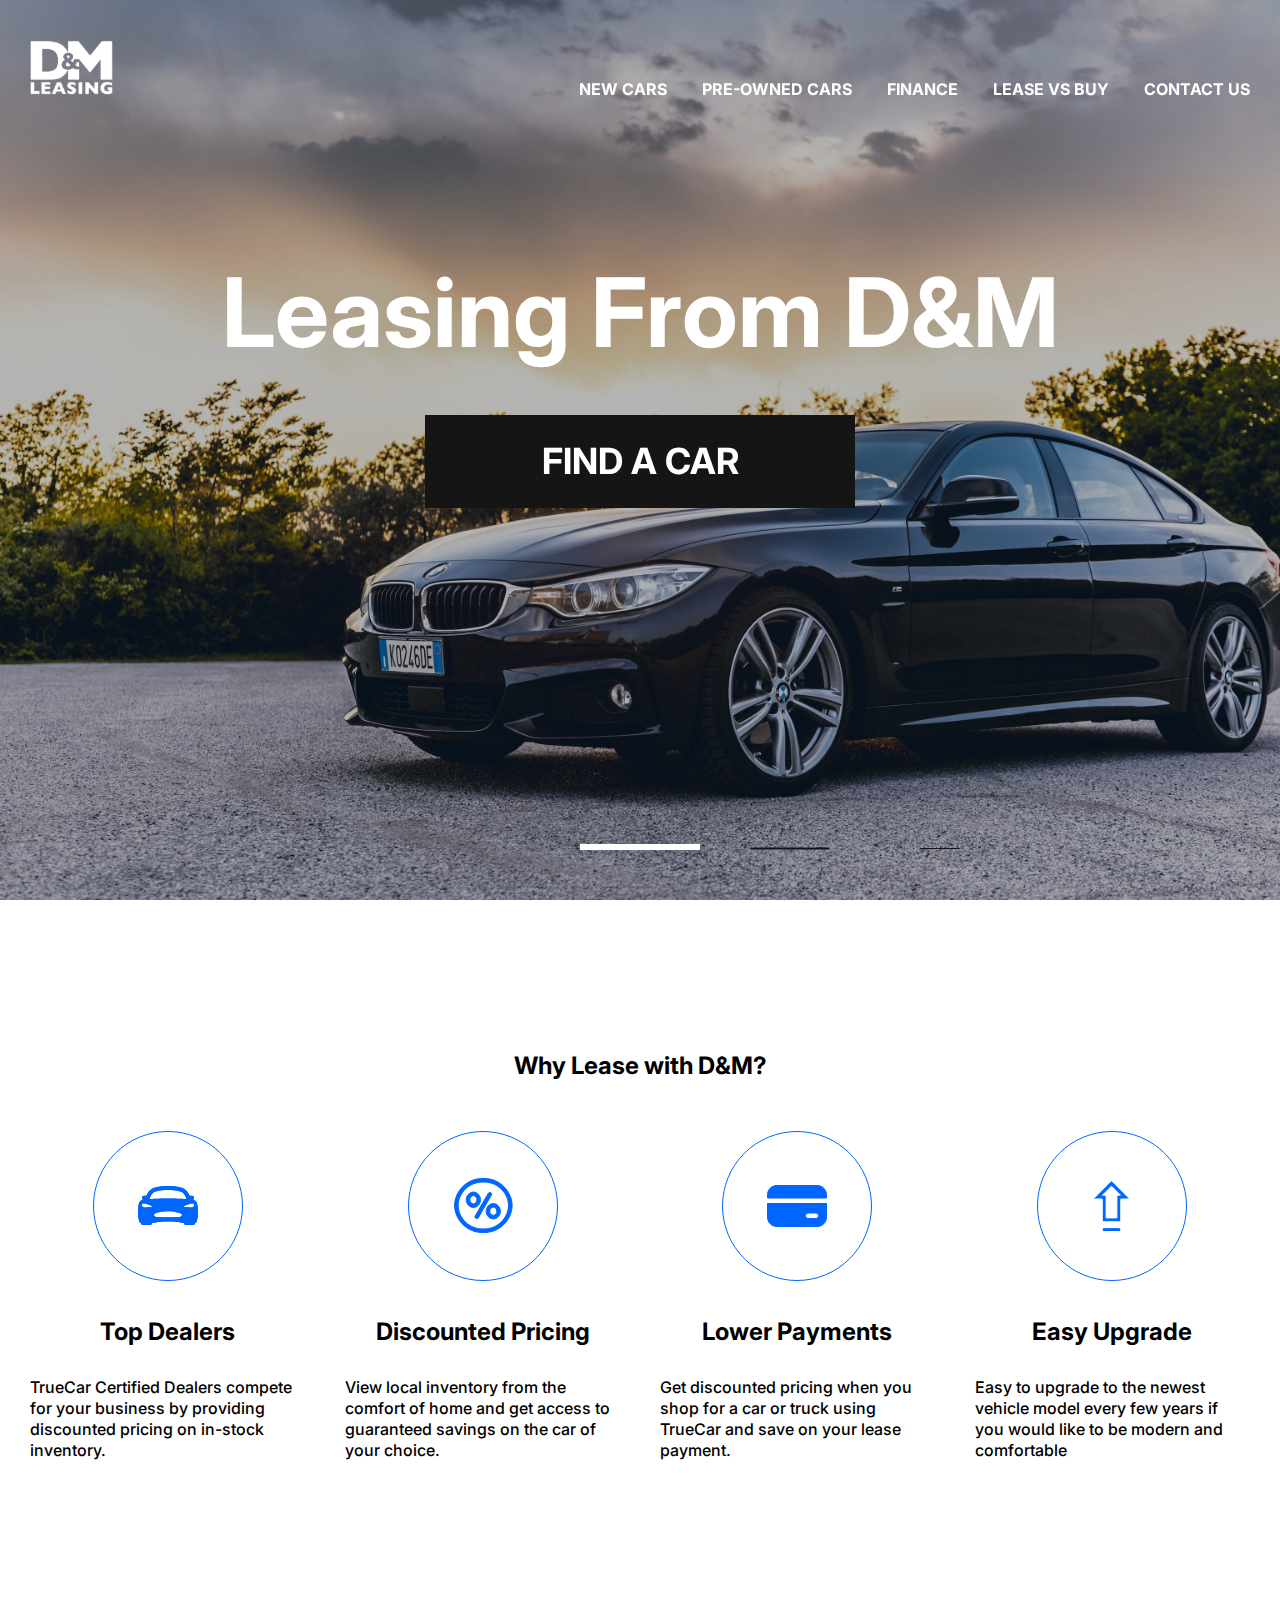
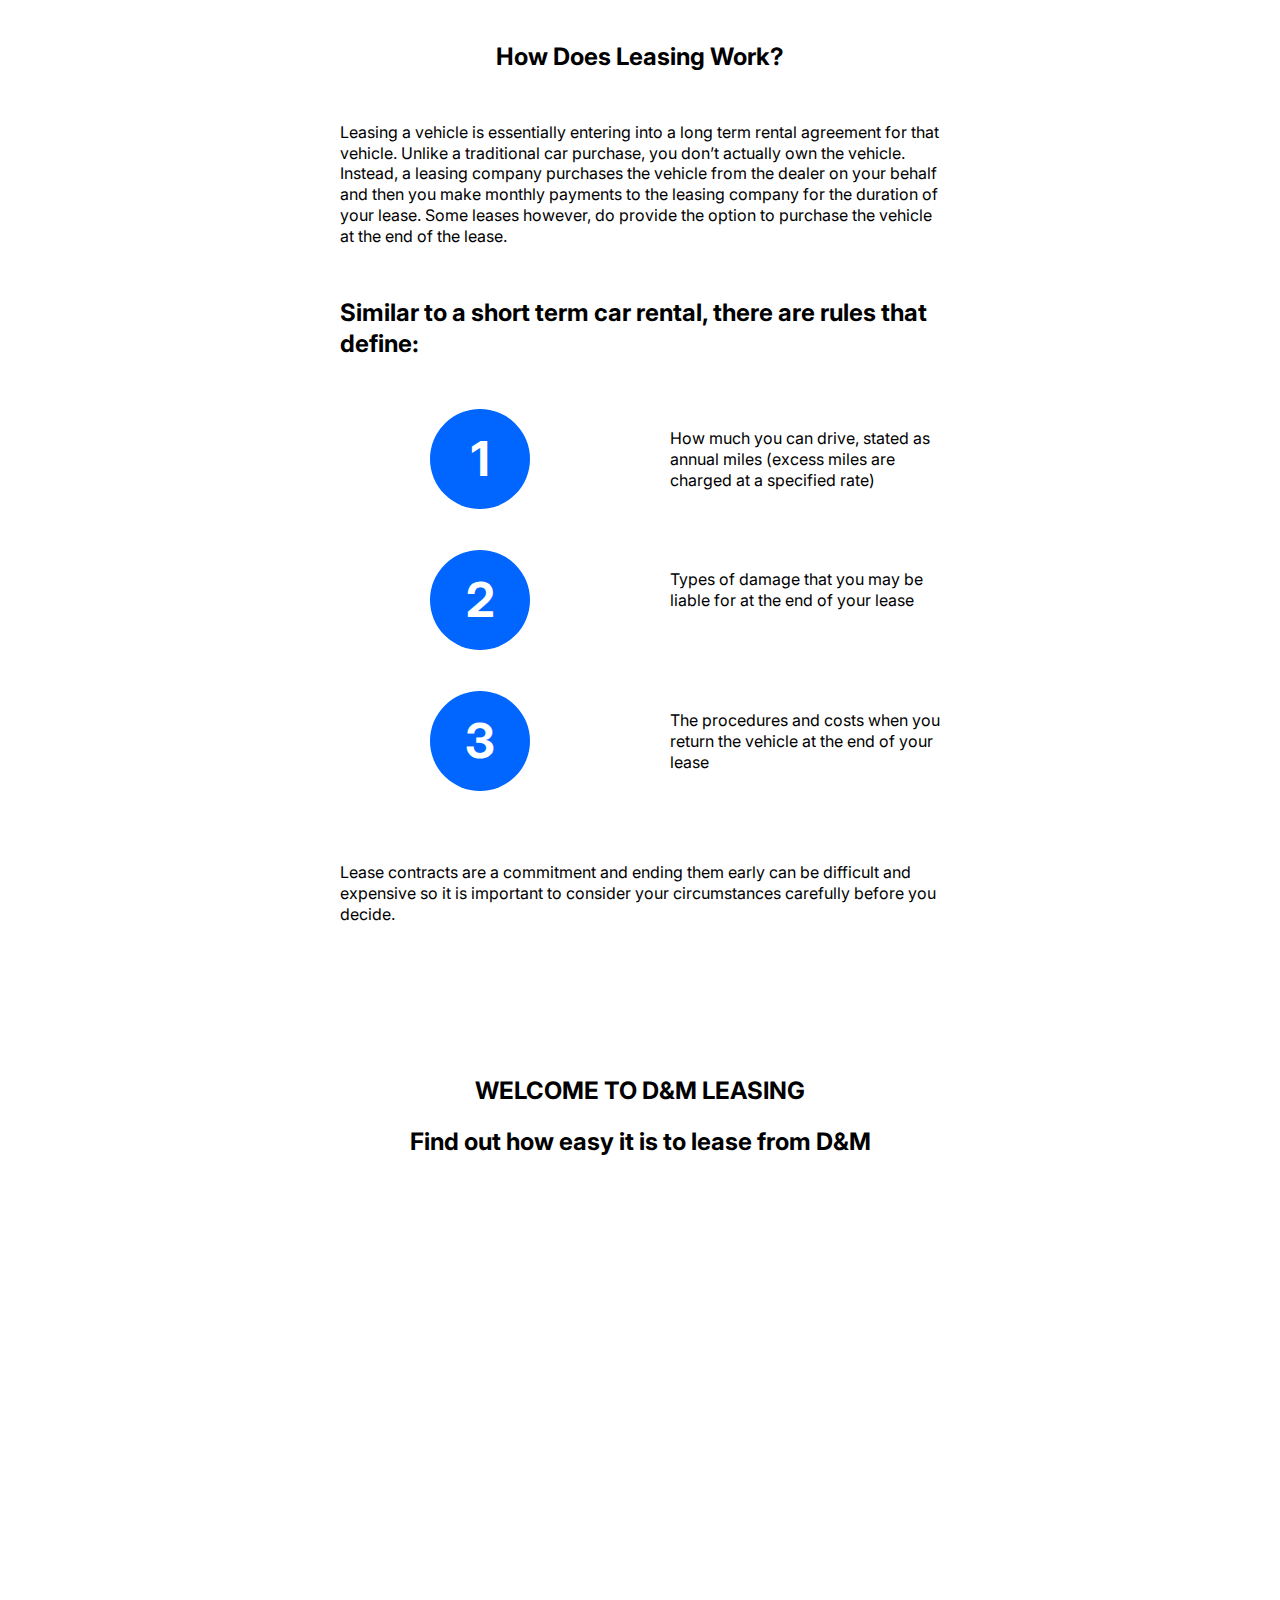
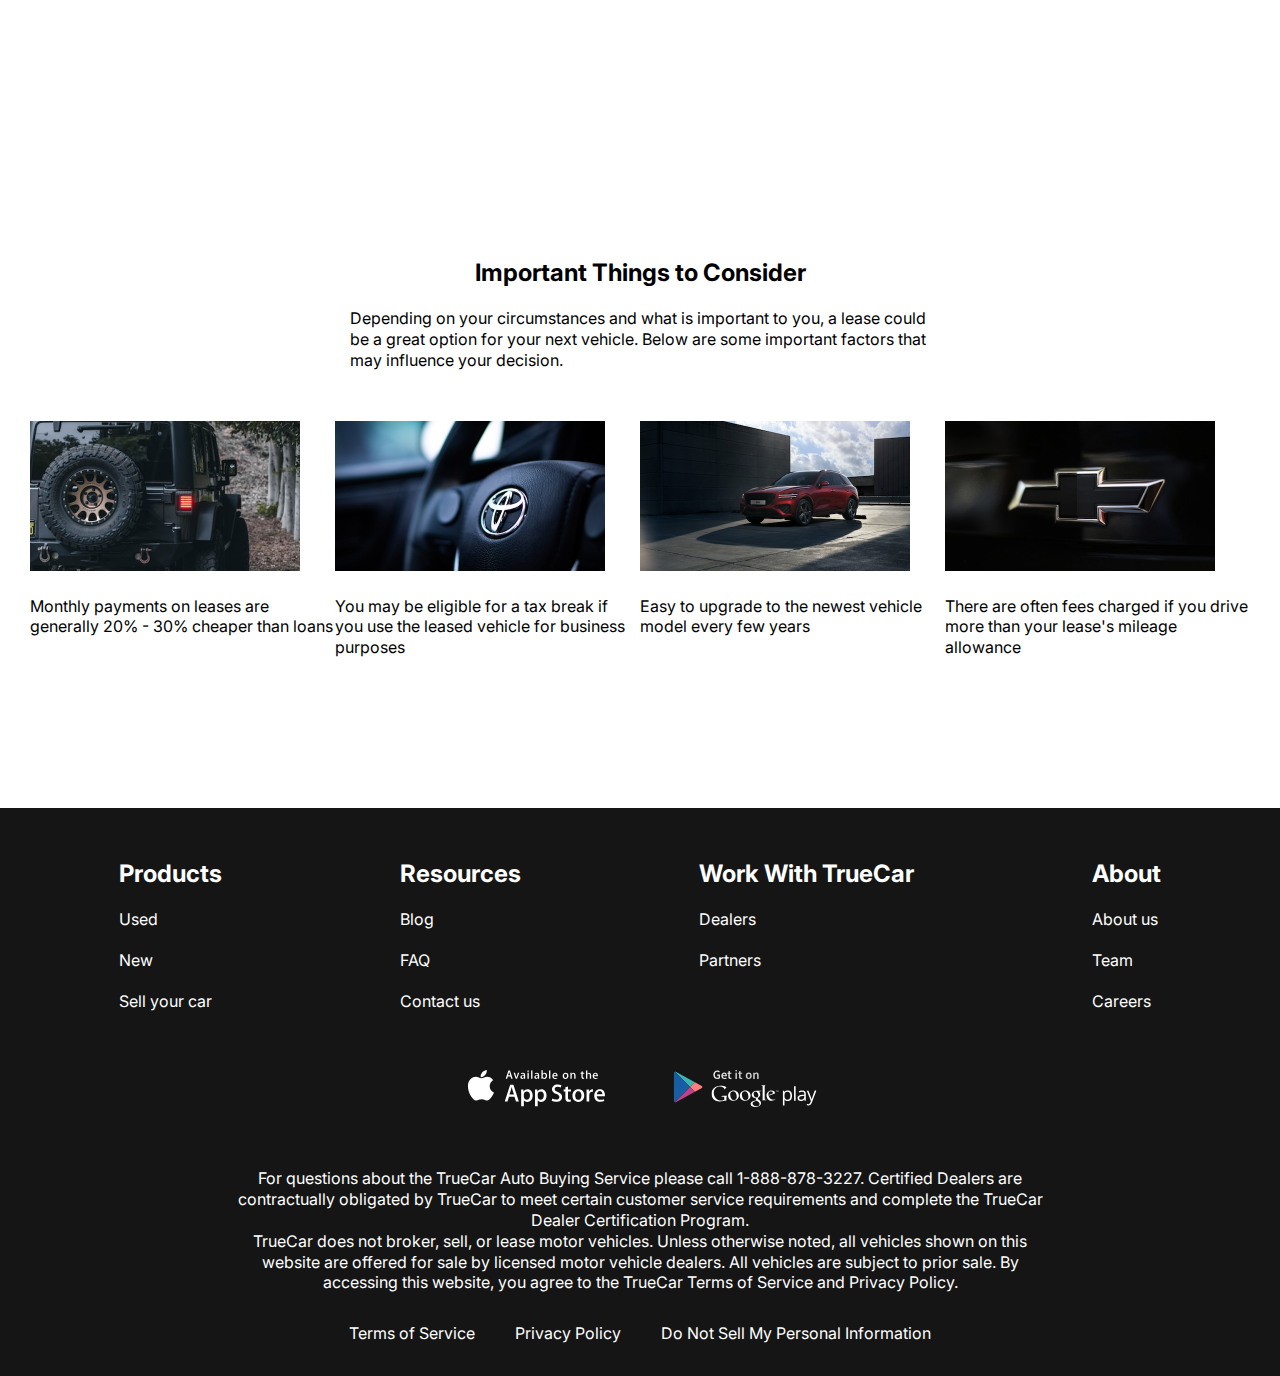
<file: index.html>
<!DOCTYPE html>
<html lang="en">

<head>
    <meta charset="UTF-8">
    <meta name="viewport" content="width=device-width, initial-scale=1.0">
    <title>Document</title>
    <link rel="preconnect" href="https://fonts.googleapis.com">
    <link rel="preconnect" href="https://fonts.gstatic.com" crossorigin>
    <link href="https://fonts.googleapis.com/css2?family=Inter&display=swap" rel="stylesheet">
    <link rel="preconnect" href="https://fonts.googleapis.com">
    <link rel="preconnect" href="https://fonts.gstatic.com" crossorigin>
    <link href="https://fonts.googleapis.com/css2?family=Inter:wght@700&display=swap" rel="stylesheet">
    <link rel="stylesheet" href="https://cdn.jsdelivr.net/npm/swiper@11/swiper-bundle.min.css" />

    <link rel="stylesheet" href="css/style.css">
</head>

<body>

    <div class="wrapper">
        <header class="header header-main">
            <div class="container">
                <div class="header__inner">
                    <a href="#" class="logo">
                        <img src="img/logo.svg" alt="" class="logo__img">
                    </a>
                    <nav class="menu">
                        <ul class="menu__list">
                            <li class="menu__list-item"><a href="#" class="menu__list-link">NEW CARS</a></li>
                            <li class="menu__list-item"><a href="#" class="menu__list-link">PRE-OWNED CARS</a></li>
                            <li class="menu__list-item"><a href="#" class="menu__list-link">FINANCE</a></li>
                            <li class="menu__list-item"><a href="#" class="menu__list-link">LEASE VS BUY</a></li>
                            <li class="menu__list-item"><a href="#" class="menu__list-link">CONTACT US</a></li>
                        </ul>
                    </nav>
                </div>
            </div>
        </header>
        <main class="main">
            <section class="top">
                <div class="container">
                    <h1 class="title">
                        Leasing From D&M
                    </h1>
                    <a href="#" class="top__link">
                        FIND A CAR
                    </a>
                </div>
            </section>
            <div class="slider">
                <div class="swiper">
                    <div class="swiper-wrapper">
                        <div class="swiper-slide" style="background-image: url(img/slide1.jpg);"></div>
                        <div class="swiper-slide" style="background-image: url(img/slide1.jpg);"></div>
                        <div class="swiper-slide" style="background-image: url(img/slide1.jpg);"></div>
                        <div class="swiper-slide" style="background-image: url(img/slide1.jpg);"></div>
                    </div>
                    <div class="swiper-pagination"></div>
                </div>
            </div>
            <section class="why-lease">
                <div class="container">
                    <h2 class="section-title">
                        Why Lease with D&M?
                    </h2>
                    <ul class="why-lease__list">
                        <li class="why-lease__item">
                            <img class="why-lease__item-img" src="img/why-lease1.svg" alt="">
                            <h3 class="why-lease__item-title">
                                Top Dealers
                                <p class="why-lease__item-text">
                                    TrueCar Certified Dealers compete for your business by providing discounted pricing
                                    on in-stock inventory.
                                </p>
                            </h3>
                        </li>

                        <li class="why-lease__item">
                            <img class="why-lease__item-img" src="img/why-lease2.svg" alt="">
                            <h3 class="why-lease__item-title">
                                Discounted Pricing
                                <p class="why-lease__item-text">
                                    View local inventory from the comfort of home and get access to guaranteed savings
                                    on the car of your choice.
                                </p>
                            </h3>
                        </li>

                        <li class="why-lease__item">
                            <img class="why-lease__item-img" src="img/why-lease3.svg" alt="">
                            <h3 class="why-lease__item-title">
                                Lower Payments
                                <p class="why-lease__item-text">
                                    Get discounted pricing when you shop for a car or truck using TrueCar and save on
                                    your lease payment.
                                </p>
                            </h3>
                        </li>

                        <li class="why-lease__item">
                            <img class="why-lease__item-img" src="img/why-lease4.svg" alt="">
                            <h3 class="why-lease__item-title">
                                Easy Upgrade
                                <p class="why-lease__item-text">
                                    Easy to upgrade to the newest vehicle model every few years if you would like to be
                                    modern and comfortable
                                </p>
                            </h3>
                        </li>
                    </ul>
                </div>
            </section>

            <section class="how-does">
                <div class="container">
                    <div class="how__does__inner">
                        <h2 class="section-title">
                            How Does Leasing Work?
                        </h2>
                        <p class="how__does-text">
                            Leasing a vehicle is essentially entering into a long term rental agreement for that vehicle. Unlike a traditional car purchase, you don’t actually own the vehicle. Instead, a leasing company purchases the vehicle from the dealer on your behalf and then you make monthly payments to the leasing company for the duration of your lease. Some leases however, do provide the option to purchase the vehicle at the end of the lease.
                        </p>
                        <h4 class="how__does-title">
                            Similar to a short term car rental, there are rules that define:
                        </h4>
                        <ol class="how__does-list">
                            <li class="how__does-item">
                                How much you can drive, stated as annual miles (excess miles are charged at a specified rate)
                            </li>
                            <li class="how__does-item">
                                Types of damage that you may be liable for at the end of your lease
                            </li>
                            <li class="how__does-item">
                                The procedures and costs when you return the vehicle at the end of your lease
                            </li>
                        </ol>
                        <p class="how__does-text">
                            Lease contracts are a commitment and ending them early can be difficult and expensive so it is important to consider your circumstances carefully before you decide.
                        </p>
                    </div>
                </div>
            </section>
            <section class="video">
                <div class="container">
                    <h2 class="section-title video__title">
                        WELCOME TO D&M LEASING
                    </h2>
                    <p class="video__text">
                        Find out how easy it is to lease from D&M
                    </p>
                    <iframe class="video__content" width="1000" height="500" src="https://www.youtube.com/embed/EzEmLym5Jf4?si=6ZSq0TZIGYRi__XM&amp;controls=0" title="YouTube video player" frameborder="0" allow="accelerometer; autoplay; clipboard-write; encrypted-media; gyroscope; picture-in-picture; web-share" referrerpolicy="strict-origin-when-cross-origin" allowfullscreen></iframe>
                </div>
            </section>
            <section class="important">
                <div class="container">
                    <h2 class="section-title important__title">
                        Important Things to Consider
                    </h2>
                    <p class="important__text">Depending on your circumstances and what is important to you, a lease could be a great option for your next vehicle. Below are some important factors that may influence your decision.
                    </p>
                    <ul class="important__list">
                        <li class="important__item">
                            <img src="img/imp1.jpg" alt="" class="important__item-img">
                            <p class="important__item-text">
                                Monthly payments on leases are generally 20% - 30% cheaper than loans
                            </p>
                        </li>
                        <li class="important__item">
                            <img src="img/imp2.jpg" alt="" class="important__item-img">
                            <p class="important__item-text">
                                You may be eligible for a tax break if you use the leased vehicle for business purposes
                            </p>
                        </li>
                        <li class="important__item">
                            <img src="img/imp3.jpg" alt="" class="important__item-img">
                            <p class="important__item-text">
                                Easy to upgrade to the newest vehicle model every few years
                            </p>
                        </li>
                        <li class="important__item">
                            <img src="img/imp4.jpg" alt="" class="important__item-img">
                            <p class="important__item-text">
                                There are often fees charged if you drive more than your lease's mileage allowance
                            </p>
                        </li>
                    </ul>
                </div>
            </section>
        </main>
        <footer class="footer">
            <div class="container">
                <nav class="footer__menu">
                    <ul class="footer__menu-list">
                        <p class="footer__menu-title">Products</p>
                        <li class="footer__menu-item"><a href="#" class="footer__menu-link">Used</a></li>
                        <li class="footer__menu-item"><a href="#" class="footer__menu-link">New</a></li>
                        <li class="footer__menu-item"><a href="#" class="footer__menu-link">Sell your car</a></li>
                    </ul>
                    <ul class="footer__menu-list">
                        <p class="footer__menu-title">Resources</p>
                        <li class="footer__menu-item"><a href="#" class="footer__menu-link">Blog</a></li>
                        <li class="footer__menu-item"><a href="#" class="footer__menu-link">FAQ</a></li>
                        <li class="footer__menu-item"><a href="#" class="footer__menu-link">Contact us</a></li>
                    </ul>
                    <ul class="footer__menu-list">
                        <p class="footer__menu-title">Work With TrueCar</p>
                        <li class="footer__menu-item"><a href="#" class="footer__menu-link">Dealers</a></li>
                        <li class="footer__menu-item"><a href="#" class="footer__menu-link">Partners</a></li>
                        <li class="footer__menu-item"><a href="#" class="footer__menu-link"></a></li>
                    </ul>
                    <ul class="footer__menu-list">
                        <p class="footer__menu-title">About</p>
                        <li class="footer__menu-item"><a href="#" class="footer__menu-link">About us</a></li>
                        <li class="footer__menu-item"><a href="#" class="footer__menu-link">Team</a></li>
                        <li class="footer__menu-item"><a href="#" class="footer__menu-link">Careers</a></li>
                    </ul>
                </nav>
                <ul class="app">
                    <li class="app__item">
                        <a href="#" class="app__item-link">
                            <img class="app__item-img" src="img/appstore.svg" alt="">
                        </a>
                    </li>
                    <li class="app__item">
                        <a href="#" class="app__item-link">
                            <img class="app__item-img" src="img/googleplay.svg" alt="">
                        </a>
                    </li>
                </ul>
                <div class="footer__copy">
                    <p class="footer__copy-text">For questions about the TrueCar Auto Buying Service please call
                        1-888-878-3227.
                        Certified Dealers are contractually obligated by TrueCar to meet certain customer service
                        requirements and complete the TrueCar Dealer Certification Program.

                    </p>
                    <p class="footer__copy-text">TrueCar does not broker, sell, or lease motor vehicles. Unless
                        otherwise noted, all vehicles shown on this website are offered for sale by licensed motor
                        vehicle dealers. All vehicles are subject to prior sale. By accessing this website, you agree to
                        the TrueCar Terms of Service and Privacy Policy.
                    </p>
                </div>
                <nav class="copy__nav">
                    <ul class="copy__nav-list">
                        <li class="copy__nav-item"><a href="#" class="copy__nav-link">Terms of Service</a></li>
                        <li class="copy__nav-item"><a href="#" class="copy__nav-link">Privacy Policy</a></li>
                        <li class="copy__nav-item"><a href="#" class="copy__nav-link">Do Not Sell My Personal
                                Information</a></li>
                    </ul>
                </nav>
            </div>

        </footer>
    </div>
    <script src="https://cdn.jsdelivr.net/npm/swiper@11/swiper-bundle.min.js"></script>
    <script src="js/main.js"></script>
</body>

</html>
</file>
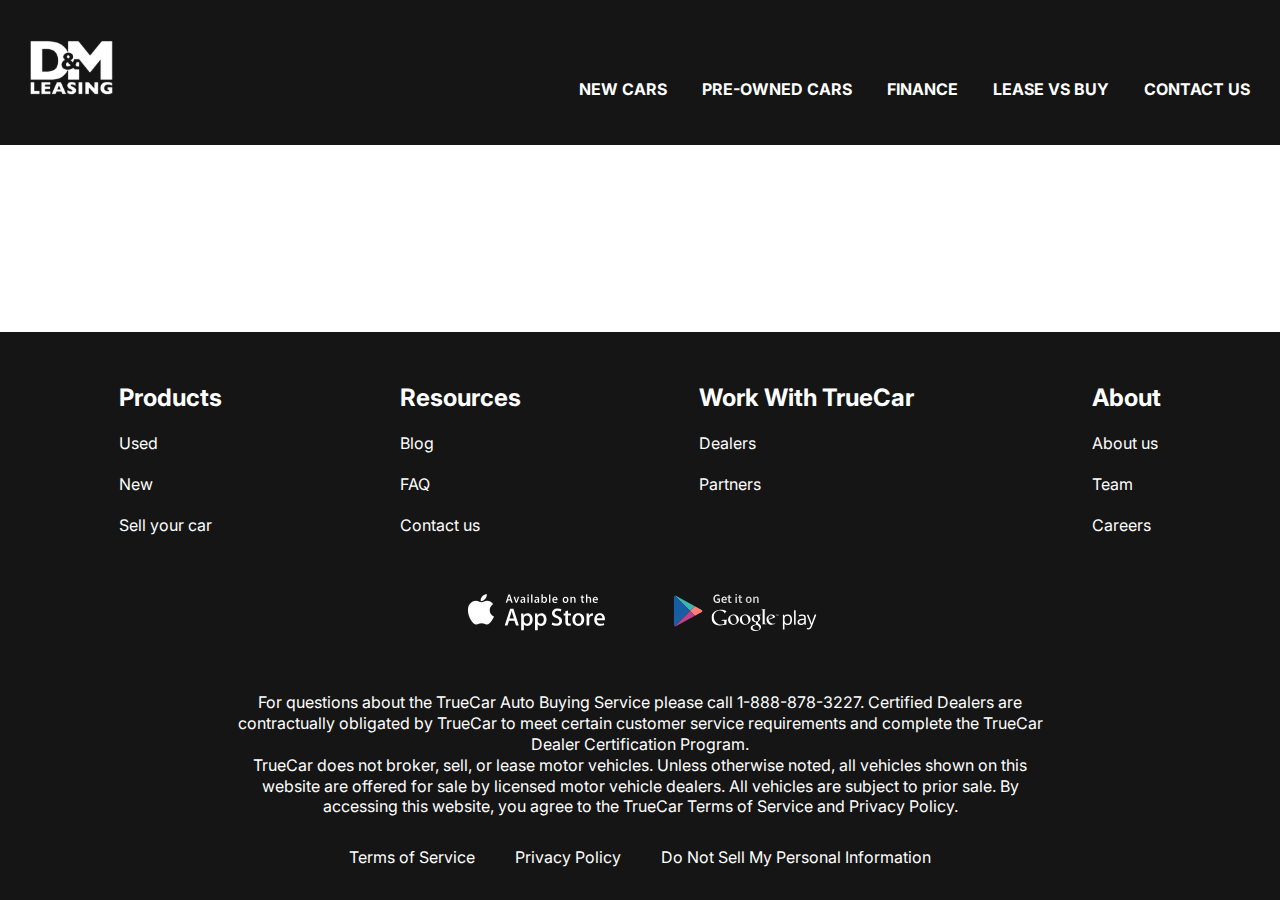
<file: contacts.html>
<!DOCTYPE html>
<html lang="en">
<head>
    <meta charset="UTF-8">
    <meta name="viewport" content="width=device-width, initial-scale=1.0">
    <title>Document</title>
    <link rel="preconnect" href="https://fonts.googleapis.com">
    <link rel="preconnect" href="https://fonts.gstatic.com" crossorigin>
    <link href="https://fonts.googleapis.com/css2?family=Inter&display=swap" rel="stylesheet">
    <link rel="preconnect" href="https://fonts.googleapis.com">
    <link rel="preconnect" href="https://fonts.gstatic.com" crossorigin>
    <link href="https://fonts.googleapis.com/css2?family=Inter:wght@700&display=swap" rel="stylesheet">
    <link rel="stylesheet" href="css/style.css">
</head>
<body>
    
    <div class="wrapper">
        <header class="header">
            <div class="container">
                <div class="header__inner">
                <a href="#" class="logo">
                    <img src="img/logo.svg" alt="" class="logo__img">
                </a>
                <nav class="menu">
                    <ul class="menu__list">
                        <li class="menu__list-item"><a href="#" class="menu__list-link">NEW CARS</a></li>
                        <li class="menu__list-item"><a href="#" class="menu__list-link">PRE-OWNED CARS</a></li>
                        <li class="menu__list-item"><a href="#" class="menu__list-link">FINANCE</a></li>
                        <li class="menu__list-item"><a href="#" class="menu__list-link">LEASE VS BUY</a></li>
                        <li class="menu__list-item"><a href="#" class="menu__list-link">CONTACT US</a></li>
                    </ul>
                </nav>
            </div>
        </div>  
    </header>
        <main class="main">
            

        </main>
        <footer class="footer">
            <div class="container">
                <nav class="footer__menu">
                    <ul class="footer__menu-list">
                        <p class="footer__menu-title">Products</p>
                        <li class="footer__menu-item"><a href="#" class="footer__menu-link">Used</a></li>
                        <li class="footer__menu-item"><a href="#" class="footer__menu-link">New</a></li>
                        <li class="footer__menu-item"><a href="#" class="footer__menu-link">Sell your car</a></li>
                    </ul>
                    <ul class="footer__menu-list">
                        <p class="footer__menu-title">Resources</p>
                        <li class="footer__menu-item"><a href="#" class="footer__menu-link">Blog</a></li>
                        <li class="footer__menu-item"><a href="#" class="footer__menu-link">FAQ</a></li>
                        <li class="footer__menu-item"><a href="#" class="footer__menu-link">Contact us</a></li>
                    </ul>
                    <ul class="footer__menu-list">
                        <p class="footer__menu-title">Work With TrueCar</p>
                        <li class="footer__menu-item"><a href="#" class="footer__menu-link">Dealers</a></li>
                        <li class="footer__menu-item"><a href="#" class="footer__menu-link">Partners</a></li>
                        <li class="footer__menu-item"><a href="#" class="footer__menu-link"></a></li>
                    </ul>
                    <ul class="footer__menu-list">
                        <p class="footer__menu-title">About</p>
                        <li class="footer__menu-item"><a href="#" class="footer__menu-link">About us</a></li>
                        <li class="footer__menu-item"><a href="#" class="footer__menu-link">Team</a></li>
                        <li class="footer__menu-item"><a href="#" class="footer__menu-link">Careers</a></li>
                    </ul>
                </nav>
                <ul class="app">
                    <li class="app__item">
                        <a href="#" class="app__item-link">
                            <img class="app__item-img" src="img/appstore.svg" alt="">
                        </a>
                    </li>
                    <li class="app__item">
                        <a href="#" class="app__item-link">
                            <img class="app__item-img" src="img/googleplay.svg" alt="">
                        </a>
                    </li>
                </ul>
                <div class="footer__copy">
                    <p class="footer__copy-text">For questions about the TrueCar Auto Buying Service please call 1-888-878-3227.
                        Certified Dealers are contractually obligated by TrueCar to meet certain customer service requirements and complete the TrueCar Dealer Certification Program.
                        
                    </p>
                    <p class="footer__copy-text">TrueCar does not broker, sell, or lease motor vehicles. Unless otherwise noted, all vehicles shown on this website are offered for sale by licensed motor vehicle dealers. All vehicles are subject to prior sale. By accessing this website, you agree to the TrueCar Terms of Service and Privacy Policy.  
                    </p>
                </div>
                <nav class="copy__nav">
                    <ul class="copy__nav-list">
                        <li class="copy__nav-item"><a href="#" class="copy__nav-link">Terms of Service</a></li>
                        <li class="copy__nav-item"><a href="#" class="copy__nav-link">Privacy Policy</a></li>
                        <li class="copy__nav-item"><a href="#" class="copy__nav-link">Do Not Sell My Personal Information</a></li>
                    </ul>
                </nav>
            </div>

        </footer>
    </div>

</body>
</html>
</file>
<file: css/style.css>
html {
    box-sizing: border-box;
}

*, *::after, *::before{
    box-sizing: inherit;
    margin: 0;
    padding: 0;
}

html,
body{
    height: 100%;
}

ul{
    list-style: none;
}

a{
    text-decoration: none;
    color: inherit;
}

.wrapper {
    min-height: 100%;
    display: flex;
    flex-direction: column;
}


.container {
    max-width: 1220px;
    margin: 0 auto;
    padding: 0.10px;
}

.section-title{
    margin-bottom: 50px;
    font-size: 48;
    font-weight: 700;
    text-align: center;
}

body{
    font-family: 'Inter', sans-serif;
    font-size: 16px;
    font-weight: 400;

    line-height: 1.3;
}

.header {
    background-color: #151515;
}

.header-main {
   background-color: transparent; 
   position: absolute;
   z-index: 5;
   right: 0;
   left: 0;
}

.header__inner {
    padding-top: 40px;
    padding-bottom: 45px;
    display: flex;
    justify-content: space-between;
    align-items: flex-end;
}



.menu__list {
    display: flex;
    gap: 35px;
}

.menu__list-link {
    color: #fff;
    text-transform: uppercase;
    font-weight: 700;
}

.footer {
    background-color: #151515;
    padding: 50px 0 32px;
    color: #fff;

}


.footer__menu {
    display: flex;
    justify-content: space-around;
    margin-bottom: 50px;
    
}

.footer__menu-list {
    max-width: 250px;
}

.footer__menu-title {
    font-size: 24px;
    font-weight: 700;
    padding-bottom: 20px;
}

.footer__menu-item + .footer__menu-item{
    padding-top: 20px;
}


.app {
    display: flex;
    justify-content: center;
    gap: 40px;
    margin-bottom: 52px;
}

.footer__copy {
    max-width: 806px;
    margin: 0 auto 30px;
    text-align: center;
}

.copy__nav-list {
    display: flex;
    justify-content: center;
    gap: 40px;
}

.main{
    flex-grow: 1;
}

.top{
    color: #fff;
    text-align-last: center;
    padding-top: 250px;
    padding-bottom: 50px;
    position: absolute;
    z-index: 5;
    right: 0;
    left: 0;
    
}

.title {
    padding-bottom: 40px;
    font-size: 96px;
    font-weight: 700;
}

.top__link {
    background-color: #151515;
    padding: 23px;
    max-width: 430px;
    width: 100%;
    display: inline-block;
    text-transform: uppercase;
    font-size: 36px;
    font-weight: 700;
}

.swiper::after{
    content: '';
    background-color: rgba(21, 21, 21, .3);
    position: absolute;
    z-index: 5;
    left: 0;
    right: 0;
    bottom: 0;
    top: 0;
}


.swiper-slide{
    background-repeat: no-repeat;
    background-size: cover;
    background-position: center center;
    height: 100vh;
}

.swiper-pagination-bullet {
    width: 120px;
    height: 3px;
    background-color: #151515;
    border-radius: 0;
    opacity: 1;
    margin: 0 15px;
}

.swiper-pagination-horizontal.swiper-pagination-bullets .swiper-pagination-bullet {
    margin: 0 15px;
}

.swiper-pagination-bullets.swiper-pagination-horizontal{
    bottom: 50px;
}


.swiper-pagination-bullet-active {
    height: 6px;
    background-color: #fff;
    border-radius: 0;
    opacity: 1;
}

.why-lease{
    padding: 150px 0;
}

.why-lease__list{
    display: grid;
    grid-template-columns: repeat(4, 1fr);
    gap: 40px;
    text-align: center;
}

.why-lease__item-img{
    margin-bottom: 30px;
}

.why-lease__item-title{
    margin-bottom: 30px;
    font-size: 24px;
    font-weight: 700;
}
.why-lease__item-text{
    margin-top: 30px;
    text-align: left;
    font-size: 16px;
    font-weight: 500;
}

.how-does{
    padding-bottom: 150px;
}

.how__does__inner{
    max-width: 600px;
    margin: 0 auto;
}

.how__does-title{
    font-size: 24px;
    font-weight: 700;
    padding-top: 50px;
}

.how__does-list{
    padding: 50px 0 70px;
    counter-reset: myCounter;
}

.how__does-item{
    list-style-type: none;
    width: 270px;
    position: relative;
    margin-left: auto;
    box-sizing: content-box;
    padding: 19px 0 19px 240px;
    min-height: 63px;
}

.how__does-item + .how__does-item {
    margin-top: 40px;
}

.how__does-item::before {
    counter-increment: myCounter;
    content: counter(myCounter);
    display: flex;
    justify-content: center;
    align-items: center;
    background-color: red;
    font-size: 48px;
    font-weight: 700;
    background-color: #0066FF;
    width: 100px;
    height: 100px;
    border-radius: 50%;
    color: #fff;
    position: absolute;
    left: 0;
    top: 0;

}

.video  {
    padding-bottom: 150px;

}

.video__title{
    margin-bottom: 20px;
}

.video__text{
    font-size: 24px;
    font-weight: 700;
    margin-bottom: 50px;
    text-align: center;
}

.video__content{
    margin: 0 auto;
    display: block;
}

.important{
    padding-bottom: 150px;
}
.important__title{
    margin-bottom: 20px;
}
.important__text{
    max-width: 580px;
    margin: 0 auto 50px;
}
.important__list{
    display: grid;
    grid-template-columns: repeat(4, 1fr);

}

.important__item-img{
    margin-bottom: 20px;
}
</file>
